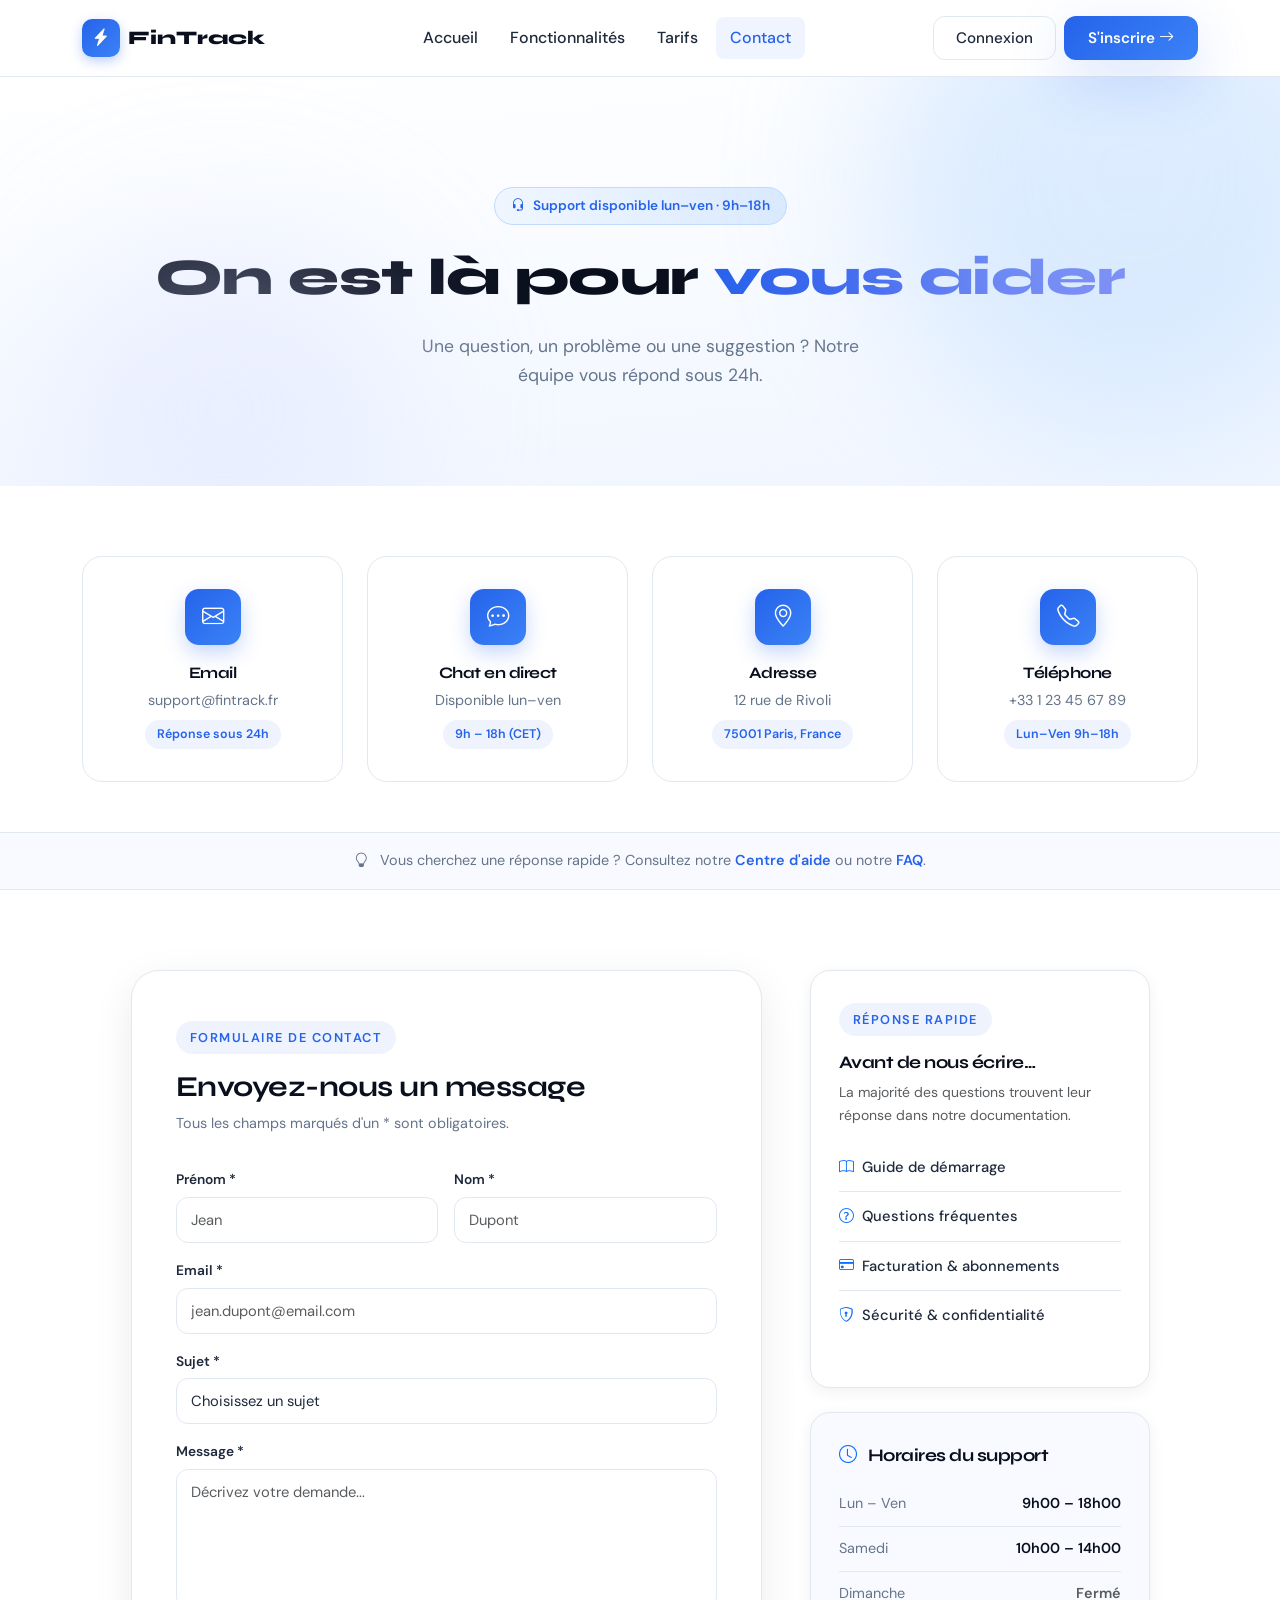
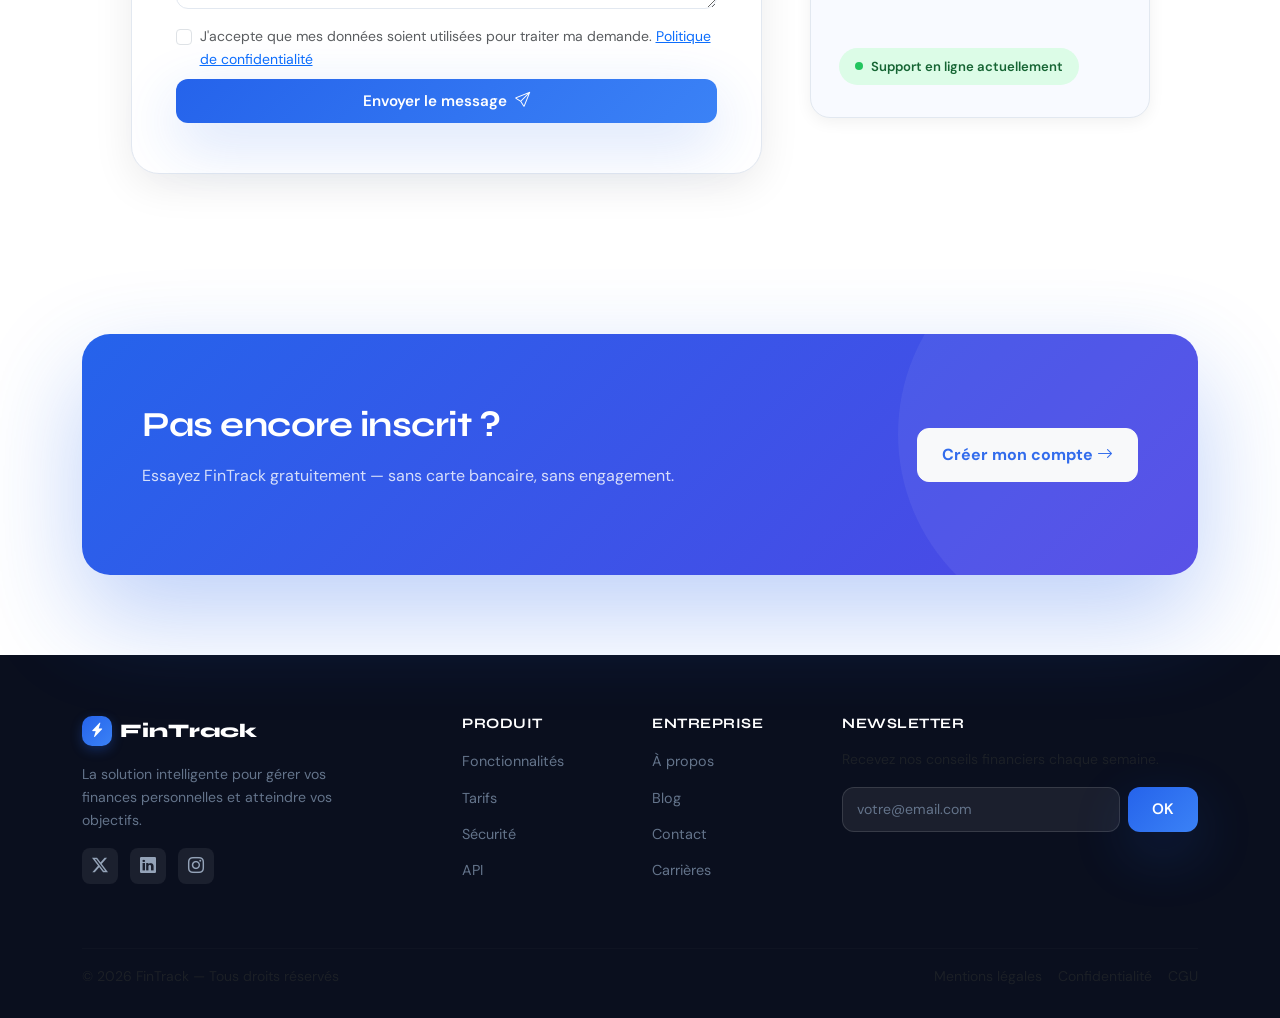
<file: cours1/contacts.html>
<!DOCTYPE html>
<html lang="fr">

<head>
  <meta charset="utf-8">
  <meta name="viewport" content="width=device-width, initial-scale=1">
  <title>FinTrack — Contact</title>
  <meta name="description" content="Contactez l'équipe FinTrack pour toute question, demande de démo ou support technique. Réponse garantie sous 24h.">

  <!-- BOOTSTRAP -->
  <link href="https://cdn.jsdelivr.net/npm/bootstrap@5.3.0/dist/css/bootstrap.min.css" rel="stylesheet">
  <!-- BOOTSTRAP ICONS -->
  <link rel="stylesheet" href="https://cdn.jsdelivr.net/npm/bootstrap-icons@1.11.0/font/bootstrap-icons.css">
  <!-- GOOGLE FONTS -->
  <link href="https://fonts.googleapis.com/css2?family=Syne:wght@400;600;700;800&family=DM+Sans:wght@300;400;500;600&display=swap" rel="stylesheet">

  <link href="contacts.css" rel="stylesheet">
</head>

<body>

  <!-- ===================== NAVBAR ===================== -->
  <header>
    <nav class="navbar navbar-expand-lg">
      <div class="container">

        <a class="navbar-brand d-flex align-items-center gap-2" href="index.html">
          <div class="brand-logo">
            <i class="bi bi-lightning-charge-fill"></i>
          </div>
          <span class="brand-name">FinTrack</span>
        </a>

        <button class="navbar-toggler" type="button" data-bs-toggle="collapse" data-bs-target="#nav" aria-controls="nav" aria-expanded="false" aria-label="Toggle navigation">
          <span class="navbar-toggler-icon"></span>
        </button>

        <div class="collapse navbar-collapse justify-content-center" id="nav">
          <ul class="navbar-nav gap-1">
            <li class="nav-item"><a class="nav-link" href="index.html">Accueil</a></li>
            <li class="nav-item"><a class="nav-link" href="fonctionnalite.html">Fonctionnalités</a></li>
            <li class="nav-item"><a class="nav-link" href="tarifs.html">Tarifs</a></li>
            <li class="nav-item"><a class="nav-link active" href="contacts.html">Contact</a></li>
          </ul>
        </div>

        <div class="d-none d-lg-flex gap-2 align-items-center">
          <a href="#" class="btn btn-ghost">Connexion</a>
          <a href="#" class="btn btn-primary-custom">S'inscrire <i class="bi bi-arrow-right ms-1"></i></a>
        </div>

      </div>
    </nav>
  </header>

  <main>

    <!-- ===================== HERO ===================== -->
    <section class="contact-hero">
      <div class="hero-bg-blur blob-1"></div>
      <div class="hero-bg-blur blob-2"></div>

      <div class="container text-center">
        <div class="badge-pill mb-4">
          <i class="bi bi-headset me-2"></i> Support disponible lun–ven · 9h–18h
        </div>
        <h1 class="hero-title">
          On est là pour <span class="text-gradient">vous aider</span>
        </h1>
        <p class="hero-subtitle mx-auto mt-4">
          Une question, un problème ou une suggestion ? Notre équipe vous répond sous 24h.
        </p>
      </div>
    </section>

    <!-- ===================== INFO CARDS ===================== -->
    <section class="section-info">
      <div class="container">
        <div class="row g-4 justify-content-center">

          <div class="col-lg-3 col-md-6">
            <div class="info-card">
              <div class="icon-box">
                <i class="bi bi-envelope"></i>
              </div>
              <h5>Email</h5>
              <p>support@fintrack.fr</p>
              <span class="info-badge">Réponse sous 24h</span>
            </div>
          </div>

          <div class="col-lg-3 col-md-6">
            <div class="info-card">
              <div class="icon-box">
                <i class="bi bi-chat-dots"></i>
              </div>
              <h5>Chat en direct</h5>
              <p>Disponible lun–ven</p>
              <span class="info-badge">9h – 18h (CET)</span>
            </div>
          </div>

          <div class="col-lg-3 col-md-6">
            <div class="info-card">
              <div class="icon-box">
                <i class="bi bi-geo-alt"></i>
              </div>
              <h5>Adresse</h5>
              <p>12 rue de Rivoli</p>
              <span class="info-badge">75001 Paris, France</span>
            </div>
          </div>

          <div class="col-lg-3 col-md-6">
            <div class="info-card">
              <div class="icon-box">
                <i class="bi bi-telephone"></i>
              </div>
              <h5>Téléphone</h5>
              <p>+33 1 23 45 67 89</p>
              <span class="info-badge">Lun–Ven 9h–18h</span>
            </div>
          </div>

        </div>
      </div>
    </section>

    <!-- ===================== FAQ STRIP ===================== -->
    <div class="faq-strip">
      <div class="container text-center">
        <i class="bi bi-lightbulb me-2"></i>
        Vous cherchez une réponse rapide ? Consultez notre
        <a href="#">Centre d'aide</a> ou notre <a href="tarifs.html">FAQ</a>.
      </div>
    </div>

    <!-- ===================== FORM + SIDEBAR ===================== -->
    <section class="form-section">
      <div class="container">
        <div class="row g-5 justify-content-center">

          <!-- FORM -->
          <div class="col-lg-7">
            <div class="form-card">

              <span class="section-tag mb-3 d-inline-block">Formulaire de contact</span>
              <h2>Envoyez-nous un message</h2>
              <p class="subtitle mt-1">Tous les champs marqués d'un * sont obligatoires.</p>

              <div id="successMsg" class="success-msg">
                <i class="bi bi-check-circle-fill me-2"></i>
                Votre message a bien été envoyé ! On vous répond très vite.
              </div>

              <div class="row g-3 mt-1">

                <div class="col-md-6">
                  <label class="form-label" for="prenom">Prénom *</label>
                  <input type="text" id="prenom" class="form-control" placeholder="Jean" autocomplete="given-name">
                </div>

                <div class="col-md-6">
                  <label class="form-label" for="nom">Nom *</label>
                  <input type="text" id="nom" class="form-control" placeholder="Dupont" autocomplete="family-name">
                </div>

                <div class="col-12">
                  <label class="form-label" for="email">Email *</label>
                  <input type="email" id="email" class="form-control" placeholder="jean.dupont@email.com" autocomplete="email">
                </div>

                <div class="col-12">
                  <label class="form-label" for="sujet">Sujet *</label>
                  <select id="sujet" class="form-select">
                    <option value="" disabled selected>Choisissez un sujet</option>
                    <option>Question sur mon compte</option>
                    <option>Problème technique</option>
                    <option>Facturation &amp; abonnement</option>
                    <option>Demande de démo</option>
                    <option>Autre</option>
                  </select>
                </div>

                <div class="col-12">
                  <label class="form-label" for="message">Message *</label>
                  <textarea id="message" class="form-control" placeholder="Décrivez votre demande..."></textarea>
                </div>

                <div class="col-12">
                  <div class="form-check">
                    <input class="form-check-input" type="checkbox" id="rgpd">
                    <label class="form-check-label small text-muted" for="rgpd">
                      J'accepte que mes données soient utilisées pour traiter ma demande. <a href="#" class="text-primary">Politique de confidentialité</a>
                    </label>
                  </div>
                </div>

                <div class="col-12 mt-1">
                  <button class="btn btn-primary-custom w-100 btn-lg" onclick="handleSubmit()">
                    Envoyer le message <i class="bi bi-send ms-2"></i>
                  </button>
                </div>

              </div>
            </div>
          </div>

          <!-- SIDEBAR -->
          <div class="col-lg-4">

            <div class="sidebar-block mb-4">
              <span class="section-tag mb-3 d-inline-block">Réponse rapide</span>
              <h3 class="sidebar-title">Avant de nous écrire…</h3>
              <p class="text-muted small mt-2">
                La majorité des questions trouvent leur réponse dans notre documentation.
              </p>
              <ul class="sidebar-links mt-3">
                <li>
                  <a href="#"><i class="bi bi-book me-2 text-primary"></i> Guide de démarrage</a>
                </li>
                <li>
                  <a href="#"><i class="bi bi-question-circle me-2 text-primary"></i> Questions fréquentes</a>
                </li>
                <li>
                  <a href="#"><i class="bi bi-credit-card me-2 text-primary"></i> Facturation & abonnements</a>
                </li>
                <li>
                  <a href="#"><i class="bi bi-shield-lock me-2 text-primary"></i> Sécurité & confidentialité</a>
                </li>
              </ul>
            </div>

            <div class="sidebar-block hours-block">
              <h5 class="sidebar-title"><i class="bi bi-clock me-2 text-primary"></i> Horaires du support</h5>
              <ul class="hours-list mt-3">
                <li>
                  <span>Lun – Ven</span>
                  <strong>9h00 – 18h00</strong>
                </li>
                <li>
                  <span>Samedi</span>
                  <strong>10h00 – 14h00</strong>
                </li>
                <li>
                  <span>Dimanche</span>
                  <strong class="text-muted">Fermé</strong>
                </li>
              </ul>
              <div class="status-badge mt-3">
                <span class="status-dot"></span> Support en ligne actuellement
              </div>
            </div>

          </div>

        </div>
      </div>
    </section>

    <!-- ===================== CTA ===================== -->
    <section class="section-cta">
      <div class="container">
        <div class="cta-block">
          <div class="cta-bg-circle"></div>
          <div class="row align-items-center gy-4">
            <div class="col-lg-7">
              <h2 class="cta-title fw-bold">
                Pas encore inscrit ?
              </h2>
              <p class="cta-sub mt-3">
                Essayez FinTrack gratuitement — sans carte bancaire, sans engagement.
              </p>
            </div>
            <div class="col-lg-5 text-lg-end">
              <a href="index.html" class="btn btn-light btn-lg px-4">
                Créer mon compte <i class="bi bi-arrow-right ms-1"></i>
              </a>
            </div>
          </div>
        </div>
      </div>
    </section>

  </main>

  <!-- ===================== FOOTER ===================== -->
  <footer>
    <div class="container">

      <div class="row gy-4 mb-5">

        <div class="col-lg-4">
          <a class="d-flex align-items-center gap-2 mb-3 text-decoration-none" href="index.html">
            <div class="brand-logo brand-logo-sm">
              <i class="bi bi-lightning-charge-fill"></i>
            </div>
            <span class="brand-name">FinTrack</span>
          </a>
          <p class="footer-desc">
            La solution intelligente pour gérer vos finances personnelles et atteindre vos objectifs.
          </p>
          <div class="social-links mt-3">
            <a href="#" aria-label="Twitter"><i class="bi bi-twitter-x"></i></a>
            <a href="#" aria-label="LinkedIn"><i class="bi bi-linkedin"></i></a>
            <a href="#" aria-label="Instagram"><i class="bi bi-instagram"></i></a>
          </div>
        </div>

        <div class="col-lg-2 col-sm-6">
          <h6 class="footer-heading">Produit</h6>
          <ul class="footer-links">
            <li><a href="fonctionnalite.html">Fonctionnalités</a></li>
            <li><a href="tarifs.html">Tarifs</a></li>
            <li><a href="#">Sécurité</a></li>
            <li><a href="#">API</a></li>
          </ul>
        </div>

        <div class="col-lg-2 col-sm-6">
          <h6 class="footer-heading">Entreprise</h6>
          <ul class="footer-links">
            <li><a href="#">À propos</a></li>
            <li><a href="#">Blog</a></li>
            <li><a href="contacts.html">Contact</a></li>
            <li><a href="#">Carrières</a></li>
          </ul>
        </div>

        <div class="col-lg-4">
          <h6 class="footer-heading">Newsletter</h6>
          <p class="small text-muted mb-3">Recevez nos conseils financiers chaque semaine.</p>
          <div class="newsletter-form d-flex gap-2">
            <input type="email" class="form-control" placeholder="votre@email.com" aria-label="Adresse e-mail newsletter">
            <button class="btn btn-primary-custom">OK</button>
          </div>
        </div>

      </div>

      <hr class="footer-divider">

      <div class="d-flex flex-wrap justify-content-between align-items-center gap-3 pt-3">
        <p class="mb-0 small text-muted">© 2026 FinTrack — Tous droits réservés</p>
        <div class="d-flex gap-3">
          <a href="#" class="small text-muted text-decoration-none">Mentions légales</a>
          <a href="#" class="small text-muted text-decoration-none">Confidentialité</a>
          <a href="#" class="small text-muted text-decoration-none">CGU</a>
        </div>
      </div>

    </div>
  </footer>

  <script src="https://cdn.jsdelivr.net/npm/bootstrap@5.3.0/dist/js/bootstrap.bundle.min.js"></script>

  <script>
    // Scroll reveal
    const observer = new IntersectionObserver((entries) => {
      entries.forEach(e => {
        if (e.isIntersecting) e.target.classList.add('visible');
      });
    }, { threshold: 0.1 });

    document.querySelectorAll('.info-card, .form-card, .sidebar-block').forEach(el => {
      el.classList.add('reveal');
      observer.observe(el);
    });

    // Submit handler
    function handleSubmit() {
      const msg = document.getElementById('successMsg');
      msg.style.display = 'block';
      window.scrollTo({ top: document.querySelector('.form-card').offsetTop - 100, behavior: 'smooth' });
    }
  </script>

</body>
</html>
</file>
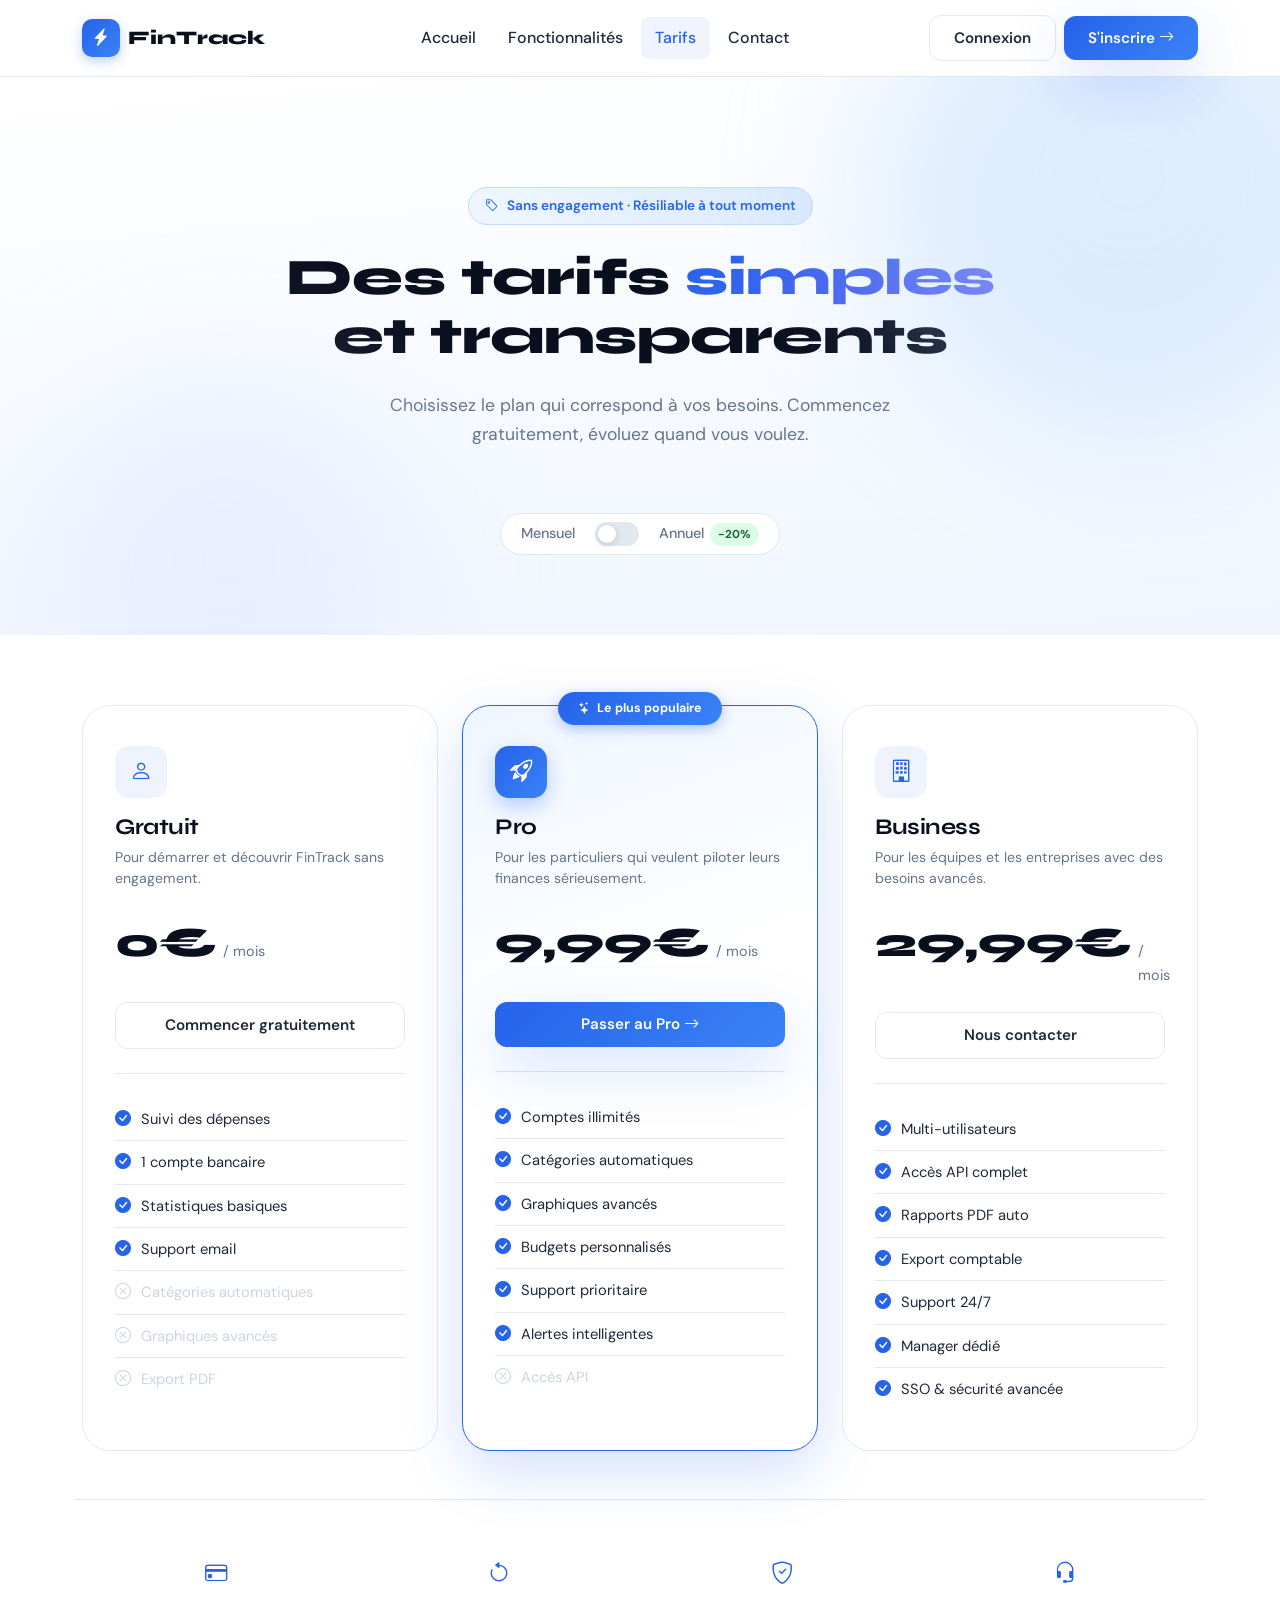
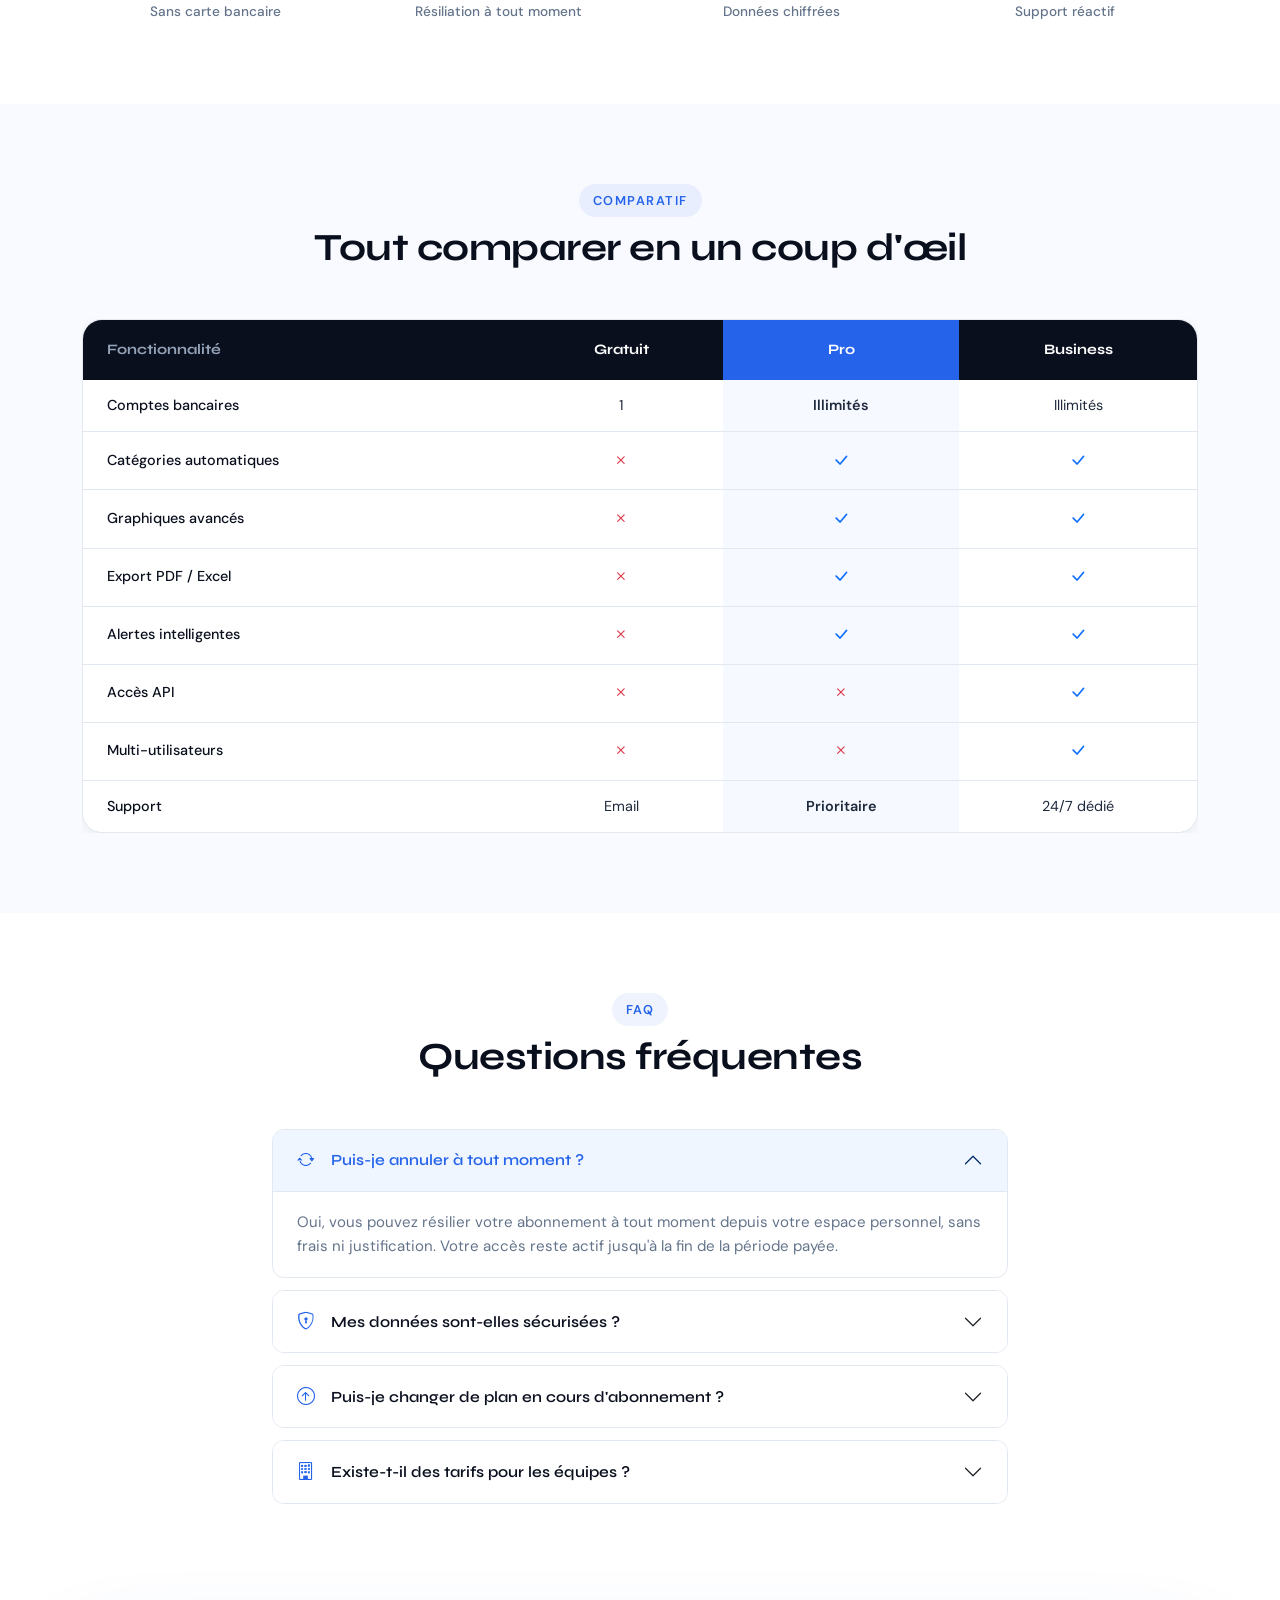
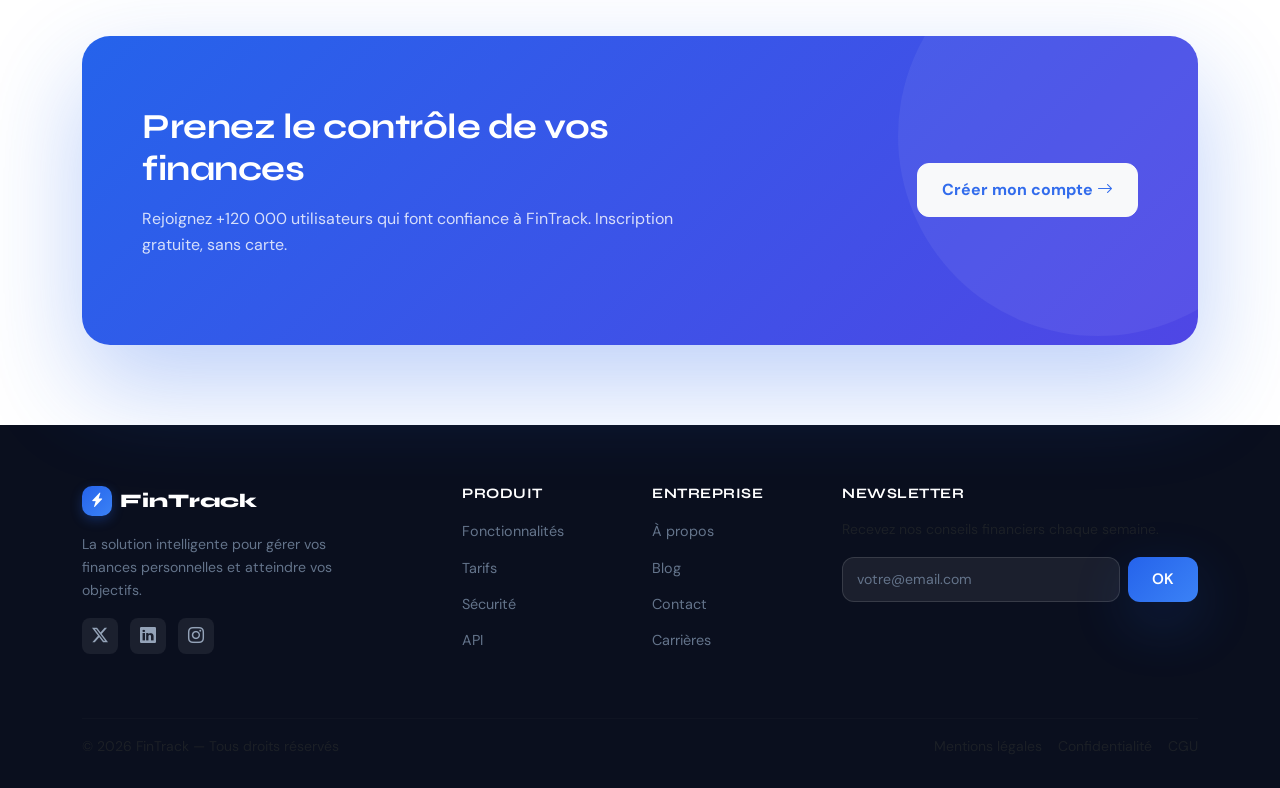
<file: cours1/tarifs.html>
<!DOCTYPE html>
<html lang="fr">

<head>
  <meta charset="utf-8">
  <meta name="viewport" content="width=device-width, initial-scale=1">
  <title>FinTrack — Tarifs</title>
  <meta name="description" content="Découvrez les tarifs FinTrack : plan gratuit, Pro et Business. Choisissez l'offre adaptée à vos besoins financiers.">

  <!-- BOOTSTRAP -->
  <link href="https://cdn.jsdelivr.net/npm/bootstrap@5.3.0/dist/css/bootstrap.min.css" rel="stylesheet">
  <!-- BOOTSTRAP ICONS -->
  <link rel="stylesheet" href="https://cdn.jsdelivr.net/npm/bootstrap-icons@1.11.0/font/bootstrap-icons.css">
  <!-- GOOGLE FONTS -->
  <link href="https://fonts.googleapis.com/css2?family=Syne:wght@400;600;700;800&family=DM+Sans:wght@300;400;500;600&display=swap" rel="stylesheet">

  <link href="tarifs.css" rel="stylesheet">
</head>

<body>

  <!-- ===================== NAVBAR ===================== -->
  <header>
    <nav class="navbar navbar-expand-lg">
      <div class="container">

        <a class="navbar-brand d-flex align-items-center gap-2" href="index.html">
          <div class="brand-logo">
            <i class="bi bi-lightning-charge-fill"></i>
          </div>
          <span class="brand-name">FinTrack</span>
        </a>

        <button class="navbar-toggler" type="button" data-bs-toggle="collapse" data-bs-target="#nav" aria-controls="nav" aria-expanded="false" aria-label="Toggle navigation">
          <span class="navbar-toggler-icon"></span>
        </button>

        <div class="collapse navbar-collapse justify-content-center" id="nav">
          <ul class="navbar-nav gap-1">
            <li class="nav-item"><a class="nav-link" href="index.html">Accueil</a></li>
            <li class="nav-item"><a class="nav-link" href="fonctionnalite.html">Fonctionnalités</a></li>
            <li class="nav-item"><a class="nav-link active" href="tarifs.html">Tarifs</a></li>
            <li class="nav-item"><a class="nav-link" href="contacts.html">Contact</a></li>
          </ul>
        </div>

        <div class="d-none d-lg-flex gap-2 align-items-center">
          <a href="#" class="btn btn-ghost">Connexion</a>
          <a href="#" class="btn btn-primary-custom">S'inscrire <i class="bi bi-arrow-right ms-1"></i></a>
        </div>

      </div>
    </nav>
  </header>

  <main>

    <!-- ===================== HERO ===================== -->
    <section class="pricing-hero">
      <div class="hero-bg-blur blob-1"></div>
      <div class="hero-bg-blur blob-2"></div>

      <div class="container text-center">
        <div class="badge-pill mb-4">
          <i class="bi bi-tag me-2"></i> Sans engagement · Résiliable à tout moment
        </div>
        <h1 class="hero-title">
          Des tarifs <span class="text-gradient">simples</span><br>et transparents
        </h1>
        <p class="hero-subtitle mx-auto mt-4">
          Choisissez le plan qui correspond à vos besoins. Commencez gratuitement, évoluez quand vous voulez.
        </p>

        <!-- Toggle mensuel / annuel -->
        <div class="billing-toggle mt-5">
          <span class="toggle-label" id="label-monthly">Mensuel</span>
          <div class="toggle-switch mx-3" onclick="toggleBilling()" id="billingToggle" role="switch" aria-checked="false" tabindex="0">
            <div class="toggle-knob"></div>
          </div>
          <span class="toggle-label" id="label-annual">
            Annuel <span class="save-badge">-20%</span>
          </span>
        </div>
      </div>
    </section>

    <!-- ===================== PRICING CARDS ===================== -->
    <section class="section-pricing">
      <div class="container">
        <div class="row g-4 justify-content-center align-items-stretch">

          <!-- FREE -->
          <div class="col-lg-4 col-md-6">
            <div class="pricing-card">
              <div class="plan-header">
                <div class="plan-icon">
                  <i class="bi bi-person"></i>
                </div>
                <h3 class="plan-name">Gratuit</h3>
                <p class="plan-desc">Pour démarrer et découvrir FinTrack sans engagement.</p>
              </div>

              <div class="plan-price">
                <span class="price-amount" data-monthly="0" data-annual="0">0€</span>
                <span class="price-period">/ mois</span>
              </div>

              <a href="#" class="btn btn-ghost w-100 mt-3">Commencer gratuitement</a>

              <div class="plan-divider"></div>

              <ul class="feature-list">
                <li class="feature-yes"><i class="bi bi-check-circle-fill"></i> Suivi des dépenses</li>
                <li class="feature-yes"><i class="bi bi-check-circle-fill"></i> 1 compte bancaire</li>
                <li class="feature-yes"><i class="bi bi-check-circle-fill"></i> Statistiques basiques</li>
                <li class="feature-yes"><i class="bi bi-check-circle-fill"></i> Support email</li>
                <li class="feature-no"><i class="bi bi-x-circle"></i> Catégories automatiques</li>
                <li class="feature-no"><i class="bi bi-x-circle"></i> Graphiques avancés</li>
                <li class="feature-no"><i class="bi bi-x-circle"></i> Export PDF</li>
              </ul>
            </div>
          </div>

          <!-- PRO -->
          <div class="col-lg-4 col-md-6">
            <div class="pricing-card pricing-popular">
              <div class="popular-badge">
                <i class="bi bi-stars me-1"></i> Le plus populaire
              </div>

              <div class="plan-header">
                <div class="plan-icon plan-icon-pro">
                  <i class="bi bi-rocket-takeoff"></i>
                </div>
                <h3 class="plan-name">Pro</h3>
                <p class="plan-desc">Pour les particuliers qui veulent piloter leurs finances sérieusement.</p>
              </div>

              <div class="plan-price">
                <span class="price-amount" data-monthly="9,99€" data-annual="7,99€">9,99€</span>
                <span class="price-period">/ mois</span>
              </div>

              <a href="#" class="btn btn-primary-custom w-100 mt-3">Passer au Pro <i class="bi bi-arrow-right ms-1"></i></a>

              <div class="plan-divider"></div>

              <ul class="feature-list">
                <li class="feature-yes"><i class="bi bi-check-circle-fill"></i> Comptes illimités</li>
                <li class="feature-yes"><i class="bi bi-check-circle-fill"></i> Catégories automatiques</li>
                <li class="feature-yes"><i class="bi bi-check-circle-fill"></i> Graphiques avancés</li>
                <li class="feature-yes"><i class="bi bi-check-circle-fill"></i> Budgets personnalisés</li>
                <li class="feature-yes"><i class="bi bi-check-circle-fill"></i> Support prioritaire</li>
                <li class="feature-yes"><i class="bi bi-check-circle-fill"></i> Alertes intelligentes</li>
                <li class="feature-no"><i class="bi bi-x-circle"></i> Accès API</li>
              </ul>
            </div>
          </div>

          <!-- BUSINESS -->
          <div class="col-lg-4 col-md-6">
            <div class="pricing-card">
              <div class="plan-header">
                <div class="plan-icon">
                  <i class="bi bi-building"></i>
                </div>
                <h3 class="plan-name">Business</h3>
                <p class="plan-desc">Pour les équipes et les entreprises avec des besoins avancés.</p>
              </div>

              <div class="plan-price">
                <span class="price-amount" data-monthly="29,99€" data-annual="23,99€">29,99€</span>
                <span class="price-period">/ mois</span>
              </div>

              <a href="contacts.html" class="btn btn-ghost w-100 mt-3">Nous contacter</a>

              <div class="plan-divider"></div>

              <ul class="feature-list">
                <li class="feature-yes"><i class="bi bi-check-circle-fill"></i> Multi-utilisateurs</li>
                <li class="feature-yes"><i class="bi bi-check-circle-fill"></i> Accès API complet</li>
                <li class="feature-yes"><i class="bi bi-check-circle-fill"></i> Rapports PDF auto</li>
                <li class="feature-yes"><i class="bi bi-check-circle-fill"></i> Export comptable</li>
                <li class="feature-yes"><i class="bi bi-check-circle-fill"></i> Support 24/7</li>
                <li class="feature-yes"><i class="bi bi-check-circle-fill"></i> Manager dédié</li>
                <li class="feature-yes"><i class="bi bi-check-circle-fill"></i> SSO & sécurité avancée</li>
              </ul>
            </div>
          </div>

        </div>

        <!-- Reassurance -->
        <div class="reassurance-bar row g-3 mt-5 justify-content-center text-center">
          <div class="col-md-3 col-6">
            <div class="reassurance-item">
              <i class="bi bi-credit-card"></i>
              <span>Sans carte bancaire</span>
            </div>
          </div>
          <div class="col-md-3 col-6">
            <div class="reassurance-item">
              <i class="bi bi-arrow-counterclockwise"></i>
              <span>Résiliation à tout moment</span>
            </div>
          </div>
          <div class="col-md-3 col-6">
            <div class="reassurance-item">
              <i class="bi bi-shield-check"></i>
              <span>Données chiffrées</span>
            </div>
          </div>
          <div class="col-md-3 col-6">
            <div class="reassurance-item">
              <i class="bi bi-headset"></i>
              <span>Support réactif</span>
            </div>
          </div>
        </div>

      </div>
    </section>

    <!-- ===================== COMPARISON TABLE ===================== -->
    <section class="section-compare">
      <div class="container">
        <div class="section-header text-center mb-5">
          <span class="section-tag">Comparatif</span>
          <h2 class="section-title mt-2">Tout comparer en un coup d'œil</h2>
        </div>

        <div class="table-responsive">
          <table class="compare-table">
            <thead>
              <tr>
                <th>Fonctionnalité</th>
                <th>Gratuit</th>
                <th class="col-pro">Pro</th>
                <th>Business</th>
              </tr>
            </thead>
            <tbody>
              <tr>
                <td>Comptes bancaires</td>
                <td>1</td>
                <td class="col-pro">Illimités</td>
                <td>Illimités</td>
              </tr>
              <tr>
                <td>Catégories automatiques</td>
                <td><i class="bi bi-x text-danger"></i></td>
                <td class="col-pro"><i class="bi bi-check-lg text-primary"></i></td>
                <td><i class="bi bi-check-lg text-primary"></i></td>
              </tr>
              <tr>
                <td>Graphiques avancés</td>
                <td><i class="bi bi-x text-danger"></i></td>
                <td class="col-pro"><i class="bi bi-check-lg text-primary"></i></td>
                <td><i class="bi bi-check-lg text-primary"></i></td>
              </tr>
              <tr>
                <td>Export PDF / Excel</td>
                <td><i class="bi bi-x text-danger"></i></td>
                <td class="col-pro"><i class="bi bi-check-lg text-primary"></i></td>
                <td><i class="bi bi-check-lg text-primary"></i></td>
              </tr>
              <tr>
                <td>Alertes intelligentes</td>
                <td><i class="bi bi-x text-danger"></i></td>
                <td class="col-pro"><i class="bi bi-check-lg text-primary"></i></td>
                <td><i class="bi bi-check-lg text-primary"></i></td>
              </tr>
              <tr>
                <td>Accès API</td>
                <td><i class="bi bi-x text-danger"></i></td>
                <td class="col-pro"><i class="bi bi-x text-danger"></i></td>
                <td><i class="bi bi-check-lg text-primary"></i></td>
              </tr>
              <tr>
                <td>Multi-utilisateurs</td>
                <td><i class="bi bi-x text-danger"></i></td>
                <td class="col-pro"><i class="bi bi-x text-danger"></i></td>
                <td><i class="bi bi-check-lg text-primary"></i></td>
              </tr>
              <tr>
                <td>Support</td>
                <td>Email</td>
                <td class="col-pro">Prioritaire</td>
                <td>24/7 dédié</td>
              </tr>
            </tbody>
          </table>
        </div>
      </div>
    </section>

    <!-- ===================== FAQ ===================== -->
    <section class="section-faq">
      <div class="container">
        <div class="row justify-content-center">
          <div class="col-lg-8">
            <div class="section-header text-center mb-5">
              <span class="section-tag">FAQ</span>
              <h2 class="section-title mt-2">Questions fréquentes</h2>
            </div>

            <div class="accordion accordion-custom" id="faqAccordion">

              <div class="accordion-item">
                <h2 class="accordion-header">
                  <button class="accordion-button" type="button" data-bs-toggle="collapse" data-bs-target="#q1" aria-expanded="true" aria-controls="q1">
                    <i class="bi bi-arrow-repeat me-3"></i> Puis-je annuler à tout moment ?
                  </button>
                </h2>
                <div id="q1" class="accordion-collapse collapse show" data-bs-parent="#faqAccordion">
                  <div class="accordion-body">
                    Oui, vous pouvez résilier votre abonnement à tout moment depuis votre espace personnel, sans frais ni justification. Votre accès reste actif jusqu'à la fin de la période payée.
                  </div>
                </div>
              </div>

              <div class="accordion-item">
                <h2 class="accordion-header">
                  <button class="accordion-button collapsed" type="button" data-bs-toggle="collapse" data-bs-target="#q2" aria-expanded="false" aria-controls="q2">
                    <i class="bi bi-shield-lock me-3"></i> Mes données sont-elles sécurisées ?
                  </button>
                </h2>
                <div id="q2" class="accordion-collapse collapse" data-bs-parent="#faqAccordion">
                  <div class="accordion-body">
                    Absolument. FinTrack utilise un chiffrement AES-256 de niveau bancaire. Vos données ne sont jamais revendues et nous sommes conformes au RGPD.
                  </div>
                </div>
              </div>

              <div class="accordion-item">
                <h2 class="accordion-header">
                  <button class="accordion-button collapsed" type="button" data-bs-toggle="collapse" data-bs-target="#q3" aria-expanded="false" aria-controls="q3">
                    <i class="bi bi-arrow-up-circle me-3"></i> Puis-je changer de plan en cours d'abonnement ?
                  </button>
                </h2>
                <div id="q3" class="accordion-collapse collapse" data-bs-parent="#faqAccordion">
                  <div class="accordion-body">
                    Oui, vous pouvez passer à un plan supérieur ou inférieur à tout moment. Le changement est immédiat et la facturation est ajustée au prorata.
                  </div>
                </div>
              </div>

              <div class="accordion-item">
                <h2 class="accordion-header">
                  <button class="accordion-button collapsed" type="button" data-bs-toggle="collapse" data-bs-target="#q4" aria-expanded="false" aria-controls="q4">
                    <i class="bi bi-building me-3"></i> Existe-t-il des tarifs pour les équipes ?
                  </button>
                </h2>
                <div id="q4" class="accordion-collapse collapse" data-bs-parent="#faqAccordion">
                  <div class="accordion-body">
                    Oui, notre plan Business est conçu pour les équipes. Pour des besoins spécifiques ou des volumes importants, <a href="contacts.html" class="text-primary fw-semibold">contactez-nous</a> pour un devis personnalisé.
                  </div>
                </div>
              </div>

            </div>
          </div>
        </div>
      </div>
    </section>

    <!-- ===================== CTA ===================== -->
    <section class="section-cta">
      <div class="container">
        <div class="cta-block">
          <div class="cta-bg-circle"></div>
          <div class="row align-items-center gy-4">
            <div class="col-lg-7">
              <h2 class="cta-title fw-bold">
                Prenez le contrôle de vos finances
              </h2>
              <p class="cta-sub mt-3">
                Rejoignez +120 000 utilisateurs qui font confiance à FinTrack. Inscription gratuite, sans carte.
              </p>
            </div>
            <div class="col-lg-5 text-lg-end">
              <a href="#" class="btn btn-light btn-lg px-4">
                Créer mon compte <i class="bi bi-arrow-right ms-1"></i>
              </a>
            </div>
          </div>
        </div>
      </div>
    </section>

  </main>

  <!-- ===================== FOOTER ===================== -->
  <footer>
    <div class="container">

      <div class="row gy-4 mb-5">

        <div class="col-lg-4">
          <a class="d-flex align-items-center gap-2 mb-3 text-decoration-none" href="index.html">
            <div class="brand-logo brand-logo-sm">
              <i class="bi bi-lightning-charge-fill"></i>
            </div>
            <span class="brand-name">FinTrack</span>
          </a>
          <p class="footer-desc">
            La solution intelligente pour gérer vos finances personnelles et atteindre vos objectifs.
          </p>
          <div class="social-links mt-3">
            <a href="#" aria-label="Twitter"><i class="bi bi-twitter-x"></i></a>
            <a href="#" aria-label="LinkedIn"><i class="bi bi-linkedin"></i></a>
            <a href="#" aria-label="Instagram"><i class="bi bi-instagram"></i></a>
          </div>
        </div>

        <div class="col-lg-2 col-sm-6">
          <h6 class="footer-heading">Produit</h6>
          <ul class="footer-links">
            <li><a href="fonctionnalite.html">Fonctionnalités</a></li>
            <li><a href="tarifs.html">Tarifs</a></li>
            <li><a href="#">Sécurité</a></li>
            <li><a href="#">API</a></li>
          </ul>
        </div>

        <div class="col-lg-2 col-sm-6">
          <h6 class="footer-heading">Entreprise</h6>
          <ul class="footer-links">
            <li><a href="#">À propos</a></li>
            <li><a href="#">Blog</a></li>
            <li><a href="contacts.html">Contact</a></li>
            <li><a href="#">Carrières</a></li>
          </ul>
        </div>

        <div class="col-lg-4">
          <h6 class="footer-heading">Newsletter</h6>
          <p class="small text-muted mb-3">Recevez nos conseils financiers chaque semaine.</p>
          <div class="newsletter-form d-flex gap-2">
            <input type="email" class="form-control" placeholder="votre@email.com" aria-label="Adresse e-mail newsletter">
            <button class="btn btn-primary-custom">OK</button>
          </div>
        </div>

      </div>

      <hr class="footer-divider">

      <div class="d-flex flex-wrap justify-content-between align-items-center gap-3 pt-3">
        <p class="mb-0 small text-muted">© 2026 FinTrack — Tous droits réservés</p>
        <div class="d-flex gap-3">
          <a href="#" class="small text-muted text-decoration-none">Mentions légales</a>
          <a href="#" class="small text-muted text-decoration-none">Confidentialité</a>
          <a href="#" class="small text-muted text-decoration-none">CGU</a>
        </div>
      </div>

    </div>
  </footer>

  <script src="https://cdn.jsdelivr.net/npm/bootstrap@5.3.0/dist/js/bootstrap.bundle.min.js"></script>

  <script>
    // Scroll reveal
    const observer = new IntersectionObserver((entries) => {
      entries.forEach(e => {
        if (e.isIntersecting) e.target.classList.add('visible');
      });
    }, { threshold: 0.1 });

    document.querySelectorAll('.pricing-card, .reassurance-item, .accordion-item').forEach(el => {
      el.classList.add('reveal');
      observer.observe(el);
    });

    // Billing toggle
    let isAnnual = false;

    function toggleBilling() {
      isAnnual = !isAnnual;
      const toggle = document.getElementById('billingToggle');
      const labelMonthly = document.getElementById('label-monthly');
      const labelAnnual = document.getElementById('label-annual');

      toggle.classList.toggle('active', isAnnual);
      toggle.setAttribute('aria-checked', isAnnual);
      labelMonthly.classList.toggle('active', !isAnnual);
      labelAnnual.classList.toggle('active', isAnnual);

      document.querySelectorAll('.price-amount').forEach(el => {
        el.textContent = isAnnual ? el.dataset.annual : el.dataset.monthly;
      });
    }

    // Keyboard support for toggle
    document.getElementById('billingToggle').addEventListener('keydown', (e) => {
      if (e.key === 'Enter' || e.key === ' ') toggleBilling();
    });
  </script>

</body>
</html>
</file>
<file: cours1/contacts.css>
/* ================= RESET & BASE ================= */

*, *::before, *::after {
  box-sizing: border-box;
  margin: 0;
  padding: 0;
}

:root {
  --blue: #2563eb;
  --blue-dark: #1d4ed8;
  --blue-light: #3b82f6;
  --blue-pale: #dbeafe;
  --dark: #0a0f1e;
  --slate: #1e293b;
  --muted: #64748b;
  --border: #e2e8f0;
  --white: #ffffff;
  --bg-light: #f8faff;
  --radius-sm: 12px;
  --radius-md: 20px;
  --radius-lg: 28px;
  --shadow-sm: 0 4px 16px rgba(0,0,0,0.06);
  --shadow-md: 0 12px 40px rgba(0,0,0,0.08);
  --shadow-blue: 0 20px 60px rgba(37, 99, 235, 0.2);
}

html {
  scroll-behavior: smooth;
}

body {
  background: var(--white);
  color: var(--slate);
  font-family: 'DM Sans', sans-serif;
  font-size: 1rem;
  line-height: 1.65;
  overflow-x: hidden;
}

h1, h2, h3, h4, h5, h6 {
  font-family: 'Syne', sans-serif;
  font-weight: 700;
  letter-spacing: -0.5px;
  color: var(--dark);
}

/* ================= SCROLL REVEAL ================= */

.reveal {
  opacity: 0;
  transform: translateY(30px);
  transition: opacity 0.6s ease, transform 0.6s ease;
}

.reveal.visible {
  opacity: 1;
  transform: translateY(0);
}

/* ================= NAVBAR ================= */

header {
  background: rgba(255, 255, 255, 0.92);
  backdrop-filter: blur(16px);
  -webkit-backdrop-filter: blur(16px);
  border-bottom: 1px solid var(--border);
  position: sticky;
  top: 0;
  z-index: 1000;
}

.navbar {
  padding: 14px 0;
}

.brand-logo {
  width: 38px;
  height: 38px;
  border-radius: 10px;
  background: linear-gradient(135deg, var(--blue), var(--blue-light));
  display: flex;
  align-items: center;
  justify-content: center;
  color: white;
  font-size: 1.1rem;
  box-shadow: 0 4px 12px rgba(37, 99, 235, 0.3);
}

.brand-logo-sm {
  width: 30px;
  height: 30px;
  font-size: 0.9rem;
}

.brand-name {
  font-family: 'Syne', sans-serif;
  font-weight: 800;
  font-size: 1.2rem;
  color: var(--dark);
}

.navbar-nav .nav-link {
  color: var(--slate) !important;
  font-weight: 500;
  padding: 8px 14px !important;
  border-radius: 8px;
  transition: all 0.2s;
}

.navbar-nav .nav-link:hover,
.navbar-nav .nav-link.active {
  color: var(--blue) !important;
  background: rgba(37, 99, 235, 0.07);
}

/* ================= BUTTONS ================= */

.btn-primary-custom {
  background: linear-gradient(135deg, var(--blue), var(--blue-light));
  color: white !important;
  border: none;
  padding: 11px 24px;
  border-radius: var(--radius-sm);
  font-weight: 600;
  font-size: 0.95rem;
  box-shadow: var(--shadow-blue);
  transition: all 0.25s;
  text-decoration: none;
  display: inline-flex;
  align-items: center;
  justify-content: center;
  cursor: pointer;
}

.btn-primary-custom:hover {
  background: linear-gradient(135deg, var(--blue-dark), var(--blue));
  transform: translateY(-2px);
  box-shadow: 0 20px 50px rgba(37, 99, 235, 0.35);
  color: white !important;
}

.btn-ghost {
  background: transparent;
  color: var(--slate) !important;
  border: 1.5px solid var(--border);
  padding: 10px 22px;
  border-radius: var(--radius-sm);
  font-weight: 500;
  font-size: 0.95rem;
  transition: all 0.25s;
  text-decoration: none;
  display: inline-flex;
  align-items: center;
}

.btn-ghost:hover {
  border-color: var(--blue);
  color: var(--blue) !important;
  background: rgba(37, 99, 235, 0.04);
}

/* ================= SECTION COMMONS ================= */

.section-tag {
  display: inline-block;
  background: rgba(37, 99, 235, 0.08);
  color: var(--blue);
  font-weight: 600;
  font-size: 0.8rem;
  text-transform: uppercase;
  letter-spacing: 1.5px;
  padding: 6px 14px;
  border-radius: 50px;
}

/* ================= HERO ===================== */

.contact-hero {
  padding: 110px 0 80px;
  background: linear-gradient(175deg, #ffffff 0%, #f0f6ff 100%);
  position: relative;
  overflow: hidden;
}

.hero-bg-blur {
  position: absolute;
  border-radius: 50%;
  filter: blur(80px);
  opacity: 0.4;
  pointer-events: none;
}

.blob-1 {
  width: 500px;
  height: 500px;
  background: radial-gradient(circle, #bfdbfe, #93c5fd);
  top: -150px;
  right: -100px;
}

.blob-2 {
  width: 350px;
  height: 350px;
  background: radial-gradient(circle, #e0e7ff, #c7d2fe);
  bottom: -100px;
  left: 50px;
}

.badge-pill {
  display: inline-flex;
  align-items: center;
  background: linear-gradient(to right, #eff6ff, #dbeafe);
  color: var(--blue);
  border: 1px solid #bfdbfe;
  padding: 7px 16px;
  border-radius: 50px;
  font-size: 0.85rem;
  font-weight: 600;
}

.hero-title {
  font-size: 3.2rem;
  line-height: 1.15;
  font-family: 'Syne', sans-serif;
  font-weight: 800;
}

.text-gradient {
  background: linear-gradient(135deg, var(--blue), #6366f1);
  -webkit-background-clip: text;
  -webkit-text-fill-color: transparent;
  background-clip: text;
}

.hero-subtitle {
  font-size: 1.1rem;
  color: var(--muted);
  max-width: 480px;
}

/* ================= INFO CARDS ================= */

.section-info {
  padding: 70px 0 50px;
  background: var(--white);
}

.info-card {
  padding: 32px 24px;
  border-radius: var(--radius-md);
  background: var(--white);
  border: 1px solid var(--border);
  text-align: center;
  height: 100%;
  transition: all 0.3s ease;
  position: relative;
  overflow: hidden;
}

.info-card::before {
  content: '';
  position: absolute;
  top: 0; left: 0; right: 0;
  height: 3px;
  background: linear-gradient(to right, var(--blue), var(--blue-light));
  opacity: 0;
  transition: opacity 0.3s;
}

.info-card:hover {
  transform: translateY(-8px);
  border-color: #bfdbfe;
  box-shadow: var(--shadow-blue);
}

.info-card:hover::before {
  opacity: 1;
}

.icon-box {
  width: 56px;
  height: 56px;
  border-radius: 14px;
  background: linear-gradient(135deg, var(--blue), var(--blue-light));
  display: flex;
  align-items: center;
  justify-content: center;
  color: white;
  font-size: 1.4rem;
  margin: 0 auto 18px;
  box-shadow: 0 8px 20px rgba(37, 99, 235, 0.25);
}

.info-card h5 {
  font-size: 1rem;
  margin-bottom: 6px;
  color: var(--dark);
}

.info-card p {
  font-size: 0.9rem;
  color: var(--muted);
  margin-bottom: 8px;
}

.info-badge {
  display: inline-block;
  background: rgba(37, 99, 235, 0.08);
  color: var(--blue);
  font-size: 0.78rem;
  font-weight: 600;
  padding: 4px 12px;
  border-radius: 50px;
}

/* ================= FAQ STRIP ================= */

.faq-strip {
  background: var(--bg-light);
  border-top: 1px solid var(--border);
  border-bottom: 1px solid var(--border);
  padding: 16px 0;
  font-size: 0.9rem;
  color: var(--muted);
}

.faq-strip a {
  color: var(--blue);
  font-weight: 600;
  text-decoration: none;
}

.faq-strip a:hover {
  text-decoration: underline;
}

/* ================= FORM SECTION ================= */

.form-section {
  padding: 80px 0 100px;
  background: var(--white);
}

.form-card {
  background: var(--white);
  border: 1px solid var(--border);
  border-radius: var(--radius-lg);
  padding: 50px 44px;
  box-shadow: var(--shadow-md);
}

.form-card h2 {
  font-size: 1.8rem;
}

.form-card .subtitle {
  color: var(--muted);
  font-size: 0.9rem;
}

.form-label {
  font-size: 0.86rem;
  font-weight: 600;
  color: var(--slate);
  margin-bottom: 6px;
  display: block;
}

.form-control,
.form-select {
  border: 1.5px solid var(--border);
  border-radius: var(--radius-sm);
  padding: 11px 14px;
  font-size: 0.92rem;
  font-family: 'DM Sans', sans-serif;
  color: var(--slate);
  transition: border-color 0.2s, box-shadow 0.2s;
  background: white;
}

.form-control:focus,
.form-select:focus {
  border-color: var(--blue);
  box-shadow: 0 0 0 3px rgba(37, 99, 235, 0.1);
  outline: none;
}

textarea.form-control {
  resize: vertical;
  min-height: 140px;
}

.form-check-input:checked {
  background-color: var(--blue);
  border-color: var(--blue);
}

/* ================= SUCCESS MSG ================= */

.success-msg {
  display: none;
  background: #dcfce7;
  border: 1px solid #86efac;
  border-radius: var(--radius-sm);
  padding: 16px 20px;
  color: #166534;
  font-size: 0.92rem;
  font-weight: 600;
  margin-bottom: 20px;
}

/* ================= SIDEBAR ================= */

.sidebar-block {
  background: var(--white);
  border: 1px solid var(--border);
  border-radius: var(--radius-md);
  padding: 32px 28px;
  box-shadow: var(--shadow-sm);
}

.sidebar-title {
  font-size: 1.1rem;
}

.sidebar-links {
  list-style: none;
  padding: 0;
}

.sidebar-links li {
  border-bottom: 1px solid var(--border);
}

.sidebar-links li:last-child {
  border-bottom: none;
}

.sidebar-links a {
  display: flex;
  align-items: center;
  padding: 12px 0;
  color: var(--slate);
  text-decoration: none;
  font-size: 0.92rem;
  font-weight: 500;
  transition: color 0.2s;
}

.sidebar-links a:hover {
  color: var(--blue);
}

.hours-block {
  background: var(--bg-light);
}

.hours-list {
  list-style: none;
  padding: 0;
}

.hours-list li {
  display: flex;
  justify-content: space-between;
  align-items: center;
  padding: 10px 0;
  border-bottom: 1px solid var(--border);
  font-size: 0.9rem;
}

.hours-list li:last-child {
  border-bottom: none;
}

.hours-list span {
  color: var(--muted);
}

.hours-list strong {
  color: var(--dark);
  font-weight: 600;
}

.status-badge {
  display: inline-flex;
  align-items: center;
  gap: 8px;
  background: #dcfce7;
  color: #166534;
  font-size: 0.82rem;
  font-weight: 600;
  padding: 8px 16px;
  border-radius: 50px;
}

.status-dot {
  width: 8px;
  height: 8px;
  background: #22c55e;
  border-radius: 50%;
  display: inline-block;
  animation: pulse 1.8s infinite;
}

@keyframes pulse {
  0%, 100% { opacity: 1; }
  50% { opacity: 0.3; }
}

/* ================= CTA ================= */

.section-cta {
  padding: 60px 0 80px;
  background: var(--white);
}

.cta-block {
  background: linear-gradient(135deg, var(--blue), #4f46e5);
  border-radius: var(--radius-lg);
  padding: 70px 60px;
  color: white;
  position: relative;
  overflow: hidden;
  box-shadow: 0 40px 100px rgba(37, 99, 235, 0.3);
}

.cta-bg-circle {
  position: absolute;
  width: 400px;
  height: 400px;
  border-radius: 50%;
  background: rgba(255, 255, 255, 0.06);
  top: -100px;
  right: -100px;
  pointer-events: none;
}

.cta-title {
  font-size: 2.2rem;
  color: white;
  line-height: 1.2;
}

.cta-sub {
  color: rgba(255,255,255,0.8);
  font-size: 1rem;
}

.cta-block .btn-light {
  border-radius: var(--radius-sm);
  font-weight: 700;
  font-size: 1rem;
  color: var(--blue) !important;
  padding: 14px 32px;
  transition: all 0.25s;
  display: inline-flex;
  align-items: center;
}

.cta-block .btn-light:hover {
  transform: translateY(-2px);
  box-shadow: 0 12px 30px rgba(0,0,0,0.15);
}

/* ================= FOOTER ================= */

footer {
  background: var(--dark);
  padding: 60px 0 30px;
  color: #94a3b8;
}

footer .brand-name {
  color: white;
}

.footer-desc {
  font-size: 0.88rem;
  color: #64748b;
  max-width: 260px;
  line-height: 1.65;
}

.footer-heading {
  font-family: 'Syne', sans-serif;
  font-weight: 700;
  color: white;
  margin-bottom: 16px;
  font-size: 0.9rem;
  text-transform: uppercase;
  letter-spacing: 0.5px;
}

.footer-links {
  list-style: none;
  padding: 0;
}

.footer-links li {
  margin-bottom: 10px;
}

.footer-links a {
  color: #64748b;
  text-decoration: none;
  font-size: 0.9rem;
  transition: color 0.2s;
}

.footer-links a:hover {
  color: white;
}

.social-links {
  display: flex;
  gap: 12px;
}

.social-links a {
  width: 36px;
  height: 36px;
  border-radius: 8px;
  background: rgba(255,255,255,0.07);
  display: flex;
  align-items: center;
  justify-content: center;
  color: #94a3b8;
  text-decoration: none;
  font-size: 1rem;
  transition: all 0.2s;
}

.social-links a:hover {
  background: rgba(37, 99, 235, 0.3);
  color: white;
}

.newsletter-form .form-control {
  background: rgba(255,255,255,0.07);
  border: 1px solid rgba(255,255,255,0.12);
  color: white;
  border-radius: var(--radius-sm);
  font-size: 0.88rem;
  padding: 10px 14px;
}

.newsletter-form .form-control::placeholder {
  color: #64748b;
}

.newsletter-form .form-control:focus {
  background: rgba(255,255,255,0.1);
  border-color: var(--blue-light);
  box-shadow: 0 0 0 3px rgba(37, 99, 235, 0.2);
  color: white;
  outline: none;
}

.footer-divider {
  border-color: rgba(255,255,255,0.07);
  margin: 0;
}

/* ================= RESPONSIVE ================= */

@media (max-width: 991.98px) {
  .hero-title {
    font-size: 2.4rem;
  }

  .cta-block {
    padding: 50px 30px;
    text-align: center;
  }

  .cta-title {
    font-size: 1.8rem;
  }
}

@media (max-width: 767.98px) {
  .contact-hero {
    padding: 80px 0 60px;
  }

  .hero-title {
    font-size: 2rem;
  }

  .hero-subtitle {
    max-width: 100%;
  }

  .form-card {
    padding: 32px 24px;
  }

  .cta-block {
    padding: 40px 24px;
  }

  footer {
    text-align: center;
  }

  .footer-desc {
    max-width: 100%;
  }

  .social-links {
    justify-content: center;
  }
}

@media (max-width: 575.98px) {
  .hero-title {
    font-size: 1.8rem;
  }
}
</file>
<file: cours1/tarifs.css>
/* ================= RESET & BASE ================= */

*, *::before, *::after {
  box-sizing: border-box;
  margin: 0;
  padding: 0;
}

:root {
  --blue: #2563eb;
  --blue-dark: #1d4ed8;
  --blue-light: #3b82f6;
  --blue-pale: #dbeafe;
  --dark: #0a0f1e;
  --slate: #1e293b;
  --muted: #64748b;
  --border: #e2e8f0;
  --white: #ffffff;
  --bg-light: #f8faff;
  --radius-sm: 12px;
  --radius-md: 20px;
  --radius-lg: 28px;
  --shadow-sm: 0 4px 16px rgba(0,0,0,0.06);
  --shadow-md: 0 12px 40px rgba(0,0,0,0.08);
  --shadow-blue: 0 20px 60px rgba(37, 99, 235, 0.2);
}

html {
  scroll-behavior: smooth;
}

body {
  background: var(--white);
  color: var(--slate);
  font-family: 'DM Sans', sans-serif;
  font-size: 1rem;
  line-height: 1.65;
  overflow-x: hidden;
}

h1, h2, h3, h4, h5, h6 {
  font-family: 'Syne', sans-serif;
  font-weight: 700;
  letter-spacing: -0.5px;
  color: var(--dark);
}

/* ================= SCROLL REVEAL ================= */

.reveal {
  opacity: 0;
  transform: translateY(30px);
  transition: opacity 0.6s ease, transform 0.6s ease;
}

.reveal.visible {
  opacity: 1;
  transform: translateY(0);
}

/* ================= NAVBAR ================= */

header {
  background: rgba(255, 255, 255, 0.92);
  backdrop-filter: blur(16px);
  -webkit-backdrop-filter: blur(16px);
  border-bottom: 1px solid var(--border);
  position: sticky;
  top: 0;
  z-index: 1000;
}

.navbar {
  padding: 14px 0;
}

.brand-logo {
  width: 38px;
  height: 38px;
  border-radius: 10px;
  background: linear-gradient(135deg, var(--blue), var(--blue-light));
  display: flex;
  align-items: center;
  justify-content: center;
  color: white;
  font-size: 1.1rem;
  box-shadow: 0 4px 12px rgba(37, 99, 235, 0.3);
}

.brand-logo-sm {
  width: 30px;
  height: 30px;
  font-size: 0.9rem;
}

.brand-name {
  font-family: 'Syne', sans-serif;
  font-weight: 800;
  font-size: 1.2rem;
  color: var(--dark);
}

.navbar-nav .nav-link {
  color: var(--slate) !important;
  font-weight: 500;
  padding: 8px 14px !important;
  border-radius: 8px;
  transition: all 0.2s;
}

.navbar-nav .nav-link:hover,
.navbar-nav .nav-link.active {
  color: var(--blue) !important;
  background: rgba(37, 99, 235, 0.07);
}

/* ================= BUTTONS ================= */

.btn-primary-custom {
  background: linear-gradient(135deg, var(--blue), var(--blue-light));
  color: white !important;
  border: none;
  padding: 11px 24px;
  border-radius: var(--radius-sm);
  font-weight: 600;
  font-size: 0.95rem;
  box-shadow: var(--shadow-blue);
  transition: all 0.25s;
  text-decoration: none;
  display: inline-flex;
  align-items: center;
  justify-content: center;
  cursor: pointer;
}

.btn-primary-custom:hover {
  background: linear-gradient(135deg, var(--blue-dark), var(--blue));
  transform: translateY(-2px);
  box-shadow: 0 20px 50px rgba(37, 99, 235, 0.35);
  color: white !important;
}

.btn-ghost {
  background: transparent;
  color: var(--slate) !important;
  border: 1.5px solid var(--border);
  padding: 11px 24px;
  border-radius: var(--radius-sm);
  font-weight: 600;
  font-size: 0.95rem;
  transition: all 0.25s;
  text-decoration: none;
  display: inline-flex;
  align-items: center;
  justify-content: center;
}

.btn-ghost:hover {
  border-color: var(--blue);
  color: var(--blue) !important;
  background: rgba(37, 99, 235, 0.04);
}

/* ================= SECTION COMMONS ================= */

.section-tag {
  display: inline-block;
  background: rgba(37, 99, 235, 0.08);
  color: var(--blue);
  font-weight: 600;
  font-size: 0.8rem;
  text-transform: uppercase;
  letter-spacing: 1.5px;
  padding: 6px 14px;
  border-radius: 50px;
}

.section-title {
  font-size: 2.4rem;
  line-height: 1.2;
}

/* ================= HERO ================= */

.pricing-hero {
  padding: 110px 0 80px;
  background: linear-gradient(175deg, #ffffff 0%, #f0f6ff 100%);
  position: relative;
  overflow: hidden;
}

.hero-bg-blur {
  position: absolute;
  border-radius: 50%;
  filter: blur(80px);
  opacity: 0.4;
  pointer-events: none;
}

.blob-1 {
  width: 500px;
  height: 500px;
  background: radial-gradient(circle, #bfdbfe, #93c5fd);
  top: -150px;
  right: -100px;
}

.blob-2 {
  width: 350px;
  height: 350px;
  background: radial-gradient(circle, #e0e7ff, #c7d2fe);
  bottom: -100px;
  left: 50px;
}

.badge-pill {
  display: inline-flex;
  align-items: center;
  background: linear-gradient(to right, #eff6ff, #dbeafe);
  color: var(--blue);
  border: 1px solid #bfdbfe;
  padding: 7px 16px;
  border-radius: 50px;
  font-size: 0.85rem;
  font-weight: 600;
}

.hero-title {
  font-size: 3.2rem;
  line-height: 1.15;
  font-family: 'Syne', sans-serif;
  font-weight: 800;
}

.text-gradient {
  background: linear-gradient(135deg, var(--blue), #6366f1);
  -webkit-background-clip: text;
  -webkit-text-fill-color: transparent;
  background-clip: text;
}

.hero-subtitle {
  font-size: 1.1rem;
  color: var(--muted);
  max-width: 500px;
}

/* ================= BILLING TOGGLE ================= */

.billing-toggle {
  display: inline-flex;
  align-items: center;
  background: var(--white);
  border: 1.5px solid var(--border);
  border-radius: 50px;
  padding: 8px 20px;
  gap: 4px;
}

.toggle-label {
  font-size: 0.9rem;
  font-weight: 500;
  color: var(--muted);
  cursor: pointer;
  transition: color 0.2s;
  display: flex;
  align-items: center;
  gap: 6px;
}

.toggle-label.active {
  color: var(--blue);
  font-weight: 700;
}

.toggle-switch {
  width: 44px;
  height: 24px;
  background: var(--border);
  border-radius: 50px;
  position: relative;
  cursor: pointer;
  transition: background 0.3s;
  flex-shrink: 0;
}

.toggle-switch.active {
  background: linear-gradient(135deg, var(--blue), var(--blue-light));
}

.toggle-knob {
  width: 18px;
  height: 18px;
  background: white;
  border-radius: 50%;
  position: absolute;
  top: 3px;
  left: 3px;
  transition: transform 0.3s;
  box-shadow: 0 2px 6px rgba(0,0,0,0.15);
}

.toggle-switch.active .toggle-knob {
  transform: translateX(20px);
}

.save-badge {
  background: #dcfce7;
  color: #166534;
  font-size: 0.72rem;
  font-weight: 700;
  padding: 2px 8px;
  border-radius: 50px;
}

/* ================= PRICING CARDS ================= */

.section-pricing {
  padding: 70px 0 80px;
  background: var(--white);
}

.pricing-card {
  background: var(--white);
  border: 1.5px solid var(--border);
  border-radius: var(--radius-lg);
  padding: 40px 32px;
  height: 100%;
  transition: all 0.3s ease;
  position: relative;
}

.pricing-card:hover {
  transform: translateY(-8px);
  border-color: #bfdbfe;
  box-shadow: var(--shadow-blue);
}

.pricing-popular {
  border-color: var(--blue);
  box-shadow: var(--shadow-blue);
  background: linear-gradient(160deg, #eff6ff 0%, #ffffff 40%);
}

.popular-badge {
  position: absolute;
  top: -14px;
  left: 50%;
  transform: translateX(-50%);
  background: linear-gradient(135deg, var(--blue), var(--blue-light));
  color: white;
  padding: 6px 20px;
  border-radius: 50px;
  font-size: 0.78rem;
  font-weight: 700;
  white-space: nowrap;
  box-shadow: 0 4px 14px rgba(37,99,235,0.35);
}

.plan-header {
  margin-bottom: 20px;
}

.plan-icon {
  width: 52px;
  height: 52px;
  border-radius: 14px;
  background: rgba(37, 99, 235, 0.08);
  display: flex;
  align-items: center;
  justify-content: center;
  font-size: 1.4rem;
  color: var(--blue);
  margin-bottom: 16px;
}

.plan-icon-pro {
  background: linear-gradient(135deg, var(--blue), var(--blue-light));
  color: white;
  box-shadow: 0 8px 20px rgba(37, 99, 235, 0.3);
}

.plan-name {
  font-size: 1.4rem;
  margin-bottom: 6px;
}

.plan-desc {
  font-size: 0.88rem;
  color: var(--muted);
  line-height: 1.5;
}

.plan-price {
  display: flex;
  align-items: baseline;
  gap: 6px;
  margin: 8px 0;
}

.price-amount {
  font-family: 'Syne', sans-serif;
  font-size: 2.6rem;
  font-weight: 800;
  color: var(--dark);
  transition: all 0.3s;
}

.price-period {
  font-size: 0.9rem;
  color: var(--muted);
}

.plan-divider {
  height: 1px;
  background: var(--border);
  margin: 24px 0;
}

.feature-list {
  list-style: none;
  padding: 0;
  margin: 0;
}

.feature-list li {
  display: flex;
  align-items: center;
  gap: 10px;
  padding: 8px 0;
  font-size: 0.92rem;
  border-bottom: 1px solid var(--border);
}

.feature-list li:last-child {
  border-bottom: none;
}

.feature-yes {
  color: var(--slate);
}

.feature-yes i {
  color: var(--blue);
  font-size: 1rem;
  flex-shrink: 0;
}

.feature-no {
  color: #cbd5e1;
}

.feature-no i {
  color: #cbd5e1;
  font-size: 1rem;
  flex-shrink: 0;
}

/* ================= REASSURANCE BAR ================= */

.reassurance-bar {
  border-top: 1px solid var(--border);
  padding-top: 40px;
}

.reassurance-item {
  display: flex;
  flex-direction: column;
  align-items: center;
  gap: 8px;
}

.reassurance-item i {
  font-size: 1.4rem;
  color: var(--blue);
}

.reassurance-item span {
  font-size: 0.85rem;
  color: var(--muted);
  font-weight: 500;
}

/* ================= COMPARISON TABLE ================= */

.section-compare {
  background: var(--bg-light);
  padding: 80px 0;
}

.compare-table {
  width: 100%;
  border-collapse: separate;
  border-spacing: 0;
  background: white;
  border-radius: var(--radius-md);
  overflow: hidden;
  box-shadow: var(--shadow-sm);
  border: 1px solid var(--border);
}

.compare-table thead tr {
  background: var(--dark);
}

.compare-table th {
  padding: 18px 24px;
  font-family: 'Syne', sans-serif;
  font-size: 0.9rem;
  font-weight: 700;
  color: white;
  text-align: center;
}

.compare-table th:first-child {
  text-align: left;
  color: #94a3b8;
}

.compare-table th.col-pro {
  background: var(--blue);
  color: white;
}

.compare-table td {
  padding: 14px 24px;
  font-size: 0.9rem;
  color: var(--slate);
  text-align: center;
  border-bottom: 1px solid var(--border);
}

.compare-table tr:last-child td {
  border-bottom: none;
}

.compare-table td:first-child {
  text-align: left;
  font-weight: 500;
  color: var(--dark);
}

.compare-table td.col-pro {
  background: rgba(37, 99, 235, 0.04);
  font-weight: 600;
}

.compare-table tbody tr:hover td {
  background: var(--bg-light);
}

.compare-table tbody tr:hover td.col-pro {
  background: rgba(37, 99, 235, 0.07);
}

.compare-table .bi-check-lg {
  font-size: 1.1rem;
}

.compare-table .bi-x {
  font-size: 1.1rem;
}

/* ================= FAQ ================= */

.section-faq {
  background: var(--white);
  padding: 80px 0;
}

.accordion-custom .accordion-item {
  border: 1px solid var(--border);
  border-radius: var(--radius-sm) !important;
  margin-bottom: 12px;
  overflow: hidden;
}

.accordion-custom .accordion-button {
  font-family: 'Syne', sans-serif;
  font-weight: 600;
  font-size: 0.97rem;
  color: var(--dark);
  background: white;
  padding: 20px 24px;
  display: flex;
  align-items: center;
}

.accordion-custom .accordion-button i {
  color: var(--blue);
  font-size: 1.1rem;
}

.accordion-custom .accordion-button:not(.collapsed) {
  color: var(--blue);
  background: #eff6ff;
  box-shadow: none;
}

.accordion-custom .accordion-button::after {
  margin-left: auto;
}

.accordion-custom .accordion-body {
  font-size: 0.94rem;
  color: var(--muted);
  padding: 18px 24px;
  border-top: 1px solid var(--border);
}

/* ================= CTA ================= */

.section-cta {
  padding: 40px 0 80px;
  background: var(--white);
}

.cta-block {
  background: linear-gradient(135deg, var(--blue), #4f46e5);
  border-radius: var(--radius-lg);
  padding: 70px 60px;
  color: white;
  position: relative;
  overflow: hidden;
  box-shadow: 0 40px 100px rgba(37, 99, 235, 0.3);
}

.cta-bg-circle {
  position: absolute;
  width: 400px;
  height: 400px;
  border-radius: 50%;
  background: rgba(255, 255, 255, 0.06);
  top: -100px;
  right: -100px;
  pointer-events: none;
}

.cta-title {
  font-size: 2.2rem;
  color: white;
  line-height: 1.2;
}

.cta-sub {
  color: rgba(255,255,255,0.8);
  font-size: 1rem;
}

.cta-block .btn-light {
  border-radius: var(--radius-sm);
  font-weight: 700;
  font-size: 1rem;
  color: var(--blue) !important;
  padding: 14px 32px;
  transition: all 0.25s;
  display: inline-flex;
  align-items: center;
}

.cta-block .btn-light:hover {
  transform: translateY(-2px);
  box-shadow: 0 12px 30px rgba(0,0,0,0.15);
}

/* ================= FOOTER ================= */

footer {
  background: var(--dark);
  padding: 60px 0 30px;
  color: #94a3b8;
}

footer .brand-name {
  color: white;
}

.footer-desc {
  font-size: 0.88rem;
  color: #64748b;
  max-width: 260px;
  line-height: 1.65;
}

.footer-heading {
  font-family: 'Syne', sans-serif;
  font-weight: 700;
  color: white;
  margin-bottom: 16px;
  font-size: 0.9rem;
  text-transform: uppercase;
  letter-spacing: 0.5px;
}

.footer-links {
  list-style: none;
  padding: 0;
}

.footer-links li {
  margin-bottom: 10px;
}

.footer-links a {
  color: #64748b;
  text-decoration: none;
  font-size: 0.9rem;
  transition: color 0.2s;
}

.footer-links a:hover {
  color: white;
}

.social-links {
  display: flex;
  gap: 12px;
}

.social-links a {
  width: 36px;
  height: 36px;
  border-radius: 8px;
  background: rgba(255,255,255,0.07);
  display: flex;
  align-items: center;
  justify-content: center;
  color: #94a3b8;
  text-decoration: none;
  font-size: 1rem;
  transition: all 0.2s;
}

.social-links a:hover {
  background: rgba(37, 99, 235, 0.3);
  color: white;
}

.newsletter-form .form-control {
  background: rgba(255,255,255,0.07);
  border: 1px solid rgba(255,255,255,0.12);
  color: white;
  border-radius: var(--radius-sm);
  font-size: 0.88rem;
  padding: 10px 14px;
}

.newsletter-form .form-control::placeholder {
  color: #64748b;
}

.newsletter-form .form-control:focus {
  background: rgba(255,255,255,0.1);
  border-color: var(--blue-light);
  box-shadow: 0 0 0 3px rgba(37, 99, 235, 0.2);
  color: white;
  outline: none;
}

.footer-divider {
  border-color: rgba(255,255,255,0.07);
  margin: 0;
}

/* ================= RESPONSIVE ================= */

@media (max-width: 991.98px) {
  .hero-title {
    font-size: 2.4rem;
  }

  .section-title {
    font-size: 2rem;
  }

  .cta-block {
    padding: 50px 30px;
    text-align: center;
  }

  .cta-title {
    font-size: 1.8rem;
  }
}

@media (max-width: 767.98px) {
  .pricing-hero {
    padding: 80px 0 60px;
  }

  .hero-title {
    font-size: 2rem;
  }

  .hero-subtitle {
    max-width: 100%;
  }

  .cta-block {
    padding: 40px 24px;
  }

  footer {
    text-align: center;
  }

  .footer-desc {
    max-width: 100%;
  }

  .social-links {
    justify-content: center;
  }

  .compare-table th,
  .compare-table td {
    padding: 12px 14px;
    font-size: 0.82rem;
  }
}

@media (max-width: 575.98px) {
  .hero-title {
    font-size: 1.8rem;
  }

  .price-amount {
    font-size: 2rem;
  }
}
</file>
